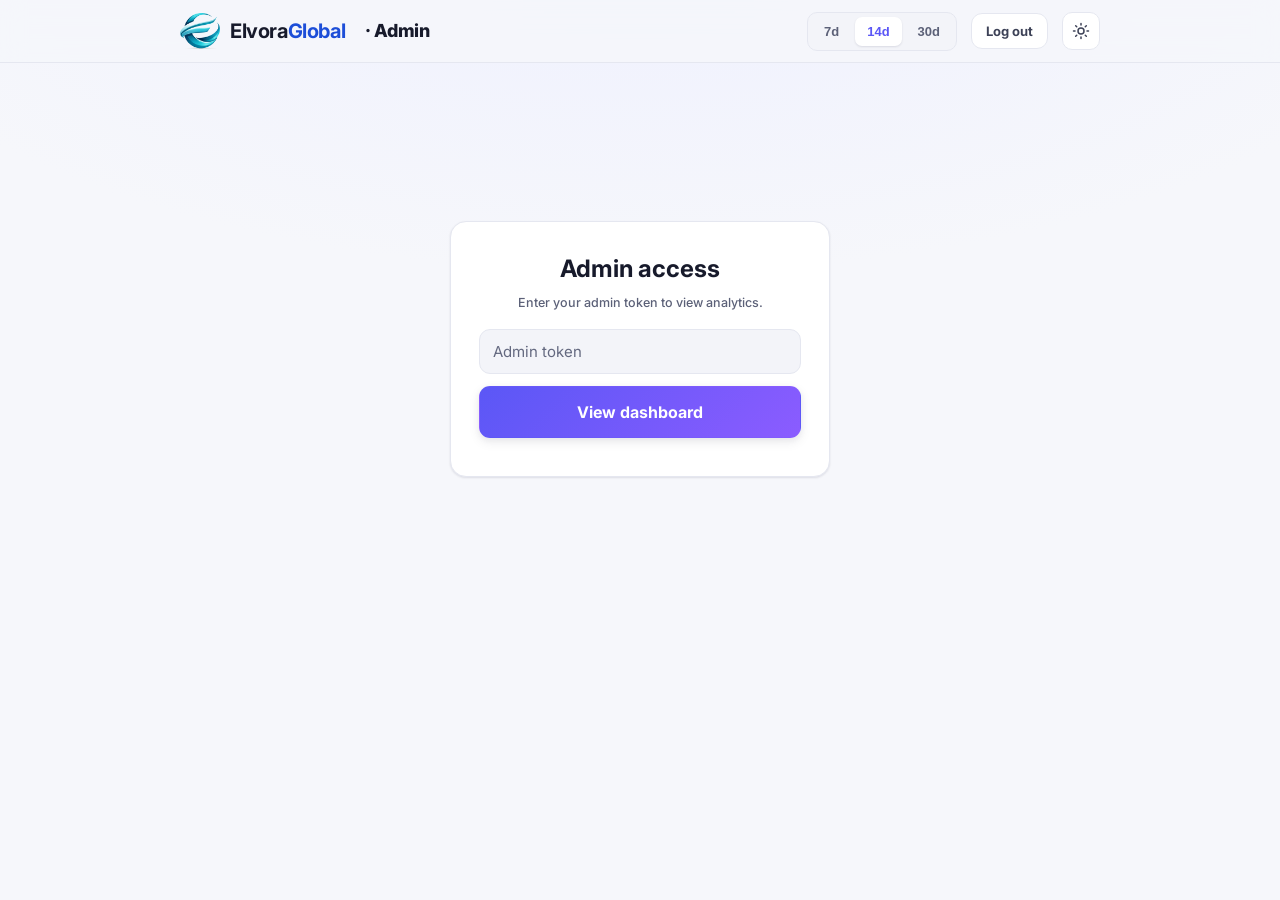
<file: web/admin.html>
<!doctype html>
<html lang="en">
<head>
<meta charset="utf-8" />
<meta name="viewport" content="width=device-width, initial-scale=1" />
<meta name="robots" content="noindex, nofollow" />
<title>AllotCheck — Admin</title>
<link rel="icon" href="data:image/svg+xml,%3Csvg xmlns='http://www.w3.org/2000/svg' viewBox='0 0 24 24'%3E%3Cpath fill='%235b57f6' d='M4 4h16v16H4z'/%3E%3C/svg%3E" />
<link rel="preconnect" href="https://fonts.googleapis.com">
<link href="https://fonts.googleapis.com/css2?family=Inter:wght@400;500;600;700;800&display=swap" rel="stylesheet">
<link rel="stylesheet" href="assets/styles.css" />
<style>
  .admin-head{display:flex; align-items:center; gap:14px; height:62px}
  .admin-head .title{font-weight:800; font-size:18px; letter-spacing:-.02em}
  .admin-head .title span{color:var(--brand)}
  .kpis{display:grid; grid-template-columns:repeat(4,1fr); gap:14px; margin-bottom:18px}
  .kpi{background:var(--surface); border:1px solid var(--border); border-radius:var(--radius-sm); padding:16px 18px; box-shadow:var(--shadow-sm)}
  .kpi .n{font-size:28px; font-weight:820; letter-spacing:-.02em; line-height:1}
  .kpi .l{font-size:12px; color:var(--muted); font-weight:600; margin-top:6px; text-transform:uppercase; letter-spacing:.04em}
  .kpi .sub{font-size:12px; color:var(--faint); margin-top:3px}
  .grid2{display:grid; grid-template-columns:1.4fr 1fr; gap:16px}
  .panel{background:var(--surface); border:1px solid var(--border); border-radius:var(--radius); padding:18px; box-shadow:var(--shadow-sm); margin-bottom:16px}
  .panel h3{margin:0 0 14px; font-size:14px; font-weight:750}
  .bars{display:flex; align-items:flex-end; gap:5px; height:150px; padding-top:8px}
  .bars .col{flex:1; display:flex; flex-direction:column; justify-content:flex-end; align-items:center; gap:5px; min-width:0}
  .bars .bar{width:70%; max-width:26px; background:linear-gradient(180deg,var(--brand),var(--brand-2)); border-radius:5px 5px 2px 2px; min-height:2px; transition:.2s}
  .bars .bar.pv{background:var(--surface-3)}
  .bars .lbl{font-size:9.5px; color:var(--faint); white-space:nowrap; transform:rotate(-45deg); transform-origin:center; height:20px}
  .rowbar{display:flex; align-items:center; gap:10px; padding:7px 0; font-size:13.5px}
  .rowbar .k{width:130px; flex:0 0 auto; display:flex; align-items:center; gap:7px; color:var(--text-2); font-weight:600; overflow:hidden; text-overflow:ellipsis; white-space:nowrap}
  .rowbar .track{flex:1; height:9px; background:var(--surface-2); border-radius:6px; overflow:hidden}
  .rowbar .fill{height:100%; background:linear-gradient(90deg,var(--brand),var(--brand-2)); border-radius:6px}
  .rowbar .v{width:52px; text-align:right; font-variant-numeric:tabular-nums; color:var(--muted); font-weight:600}
  table.reg{width:100%; border-collapse:collapse; font-size:13.5px}
  table.reg th,table.reg td{text-align:left; padding:9px 8px; border-bottom:1px solid var(--border)}
  table.reg th{font-size:11px; text-transform:uppercase; letter-spacing:.04em; color:var(--muted)}
  table.reg td.num{text-align:right; font-variant-numeric:tabular-nums}
  .health{display:inline-flex; align-items:center; gap:6px; font-weight:700; padding:2px 9px; border-radius:20px; font-size:12px}
  .health.good{background:var(--ok-bg); color:var(--ok-ink)}
  .health.warn{background:var(--warn-bg); color:var(--warn)}
  .health.bad{background:var(--danger-bg); color:var(--danger-ink)}
  .login{max-width:380px; margin:12vh auto 0; text-align:center}
  .login .card{padding:28px}
  .seg-days{display:inline-flex; gap:4px; background:var(--surface-2); border:1px solid var(--border); border-radius:10px; padding:4px}
  .seg-days button{border:0; background:transparent; color:var(--muted); font-weight:700; font-size:13px; padding:7px 12px; border-radius:7px; cursor:pointer}
  .seg-days button.active{background:var(--surface); color:var(--brand); box-shadow:var(--shadow-sm)}
  .muted-note{font-size:12px; color:var(--faint); margin-top:10px}
  @media (max-width:760px){ .kpis{grid-template-columns:repeat(2,1fr)} .grid2{grid-template-columns:1fr} }
</style>
</head>
<body>
<header class="site-header">
  <div class="container admin-head">
    <a class="brand" href="/"><img class="brand-logo" src="assets/elvora-logo.png" alt="Elvora Global" /><span class="brand-word">Elvora<span class="g">Global</span></span></a>
    <span class="title" style="margin-left:6px">· Admin</span>
    <span class="spacer" style="flex:1"></span>
    <div class="seg-days" id="rangeSel" hidden>
      <button data-d="7">7d</button><button data-d="14" class="active">14d</button><button data-d="30">30d</button>
    </div>
    <button id="logout" class="btn btn-ghost" hidden>Log out</button>
    <button id="themeBtn" class="icon-btn" title="Toggle theme" aria-label="Toggle theme">
      <svg id="themeIcon" viewBox="0 0 24 24" fill="none" stroke="currentColor" stroke-width="2" stroke-linecap="round" stroke-linejoin="round"><circle cx="12" cy="12" r="4"/><path d="M12 2v2M12 20v2M4.9 4.9l1.4 1.4M17.7 17.7l1.4 1.4M2 12h2M20 12h2M4.9 19.1l1.4-1.4M17.7 6.3l1.4-1.4"/></svg>
    </button>
  </div>
</header>

<main><div class="container" style="padding-top:24px">

  <!-- login -->
  <div class="login" id="login">
    <div class="card">
      <h2 style="margin:0 0 6px">Admin access</h2>
      <p class="state-note" style="margin:0 0 16px">Enter your admin token to view analytics.</p>
      <input id="tokenInput" class="input" type="password" placeholder="Admin token" />
      <button id="loginBtn" class="btn btn-primary big" style="margin-top:12px">View dashboard</button>
      <div id="loginErr" class="muted-note" style="color:var(--danger)"></div>
    </div>
  </div>

  <!-- dashboard -->
  <div id="dash" hidden>
    <div class="kpis" id="kpis"></div>
    <div class="panel">
      <h3>Traffic — last <span id="rangeLbl">14</span> days <span style="font-weight:400;color:var(--faint)">(■ unique visitors · ▨ page views)</span></h3>
      <div class="bars" id="trend"></div>
    </div>
    <div class="grid2">
      <div class="panel">
        <h3>Registrar health</h3>
        <table class="reg" id="regTbl"><thead><tr><th>Registrar</th><th class="num">Checks</th><th class="num">Allotted</th><th class="num">Busy/Err</th><th>Health</th></tr></thead><tbody></tbody></table>
        <div class="muted-note">“Busy/Err” rising = a registrar may be rate-limiting or blocking us.</div>
      </div>
      <div class="panel">
        <h3>Devices</h3>
        <div id="devices"></div>
      </div>
    </div>
    <div class="grid2">
      <div class="panel"><h3>Top locations</h3><div id="countries"></div></div>
      <div class="panel"><h3>Most-checked IPOs</h3><div id="ipos"></div></div>
    </div>
    <div class="muted-note">Privacy: only anonymous aggregate counts are stored. No PAN, name, or personal data is ever logged.</div>
  </div>

</div></main>

<script src="assets/config.js"></script>
<script src="assets/admin.js"></script>
</body>
</html>
</file>
<file: web/assets/styles.css>
/* ============================================================
   AllotCheck — design system
   Light-first tokens on :root; dark overrides below.
   ============================================================ */
:root{
  --brand:#5b57f6; --brand-2:#8b5cff; --brand-ink:#ffffff;
  --brand-soft:#ecebff; --brand-ring:rgba(91,87,246,.35);
  --elvora-blue:#1d4ed8;

  --bg:#f6f7fb; --bg-grad-1:#eef0ff; --bg-grad-2:#f6f7fb;
  --surface:#ffffff; --surface-2:#f3f4f9; --surface-3:#eceef5;
  --border:#e5e7f0; --border-strong:#d4d8e6;
  --text:#171a2b; --text-2:#3d4257; --muted:#5c6178; --faint:#63687f;

  --ok:#0f9d63; --ok-bg:#e7f7ef; --ok-ink:#0b7a4c;
  --no:#6b7089; --no-bg:#eef0f5;
  --warn:#c07d00; --warn-bg:#fdf3e0;
  --danger:#e03e4a; --danger-bg:#fdecee; --danger-ink:#b3202c;

  --shadow-sm:0 1px 2px rgba(20,24,50,.06), 0 1px 3px rgba(20,24,50,.05);
  --shadow-md:0 4px 12px rgba(20,24,50,.08), 0 2px 6px rgba(20,24,50,.05);
  --shadow-lg:0 18px 45px -12px rgba(38,33,120,.28);
  --radius:16px; --radius-sm:11px; --radius-pill:999px;
  --maxw:960px;
  --font:'Inter',system-ui,-apple-system,Segoe UI,Roboto,Helvetica,Arial,sans-serif;
  --mono:'SFMono-Regular',ui-monospace,Menlo,Consolas,monospace;
}
:root[data-theme="dark"], .dark-auto{
  --brand:#8b87ff; --brand-2:#a97cff; --brand-ink:#0b0d18;
  --brand-soft:#211f3d; --brand-ring:rgba(139,135,255,.35);
  --elvora-blue:#6ea0ff;

  --bg:#0a0c15; --bg-grad-1:#12122a; --bg-grad-2:#0a0c15;
  --surface:#12141f; --surface-2:#171a28; --surface-3:#1d2130;
  --border:#242838; --border-strong:#2e3346;
  --text:#eef0fa; --text-2:#c3c8dc; --muted:#a2a8c4; --faint:#828aa8;

  --ok:#34d399; --ok-bg:#0f2a20; --ok-ink:#5fe3a5;
  --no:#9298b4; --no-bg:#1b1f2d;
  --warn:#e6a53a; --warn-bg:#2a2210;
  --danger:#ff6b73; --danger-bg:#2c1417; --danger-ink:#ff9ba1;

  --shadow-sm:0 1px 2px rgba(0,0,0,.4);
  --shadow-md:0 6px 18px rgba(0,0,0,.45);
  --shadow-lg:0 22px 50px -14px rgba(0,0,0,.7);
}
@media (prefers-color-scheme: dark){
  :root:not([data-theme="light"]){
    --brand:#8b87ff; --brand-2:#a97cff; --brand-ink:#0b0d18;
    --brand-soft:#211f3d; --brand-ring:rgba(139,135,255,.35);
    --bg:#0a0c15; --bg-grad-1:#12122a; --bg-grad-2:#0a0c15;
    --surface:#12141f; --surface-2:#171a28; --surface-3:#1d2130;
    --border:#242838; --border-strong:#2e3346;
    --text:#eef0fa; --text-2:#c3c8dc; --muted:#a2a8c4; --faint:#828aa8;
    --ok:#34d399; --ok-bg:#0f2a20; --ok-ink:#5fe3a5;
    --no:#9298b4; --no-bg:#1b1f2d;
    --warn:#e6a53a; --warn-bg:#2a2210;
    --danger:#ff6b73; --danger-bg:#2c1417; --danger-ink:#ff9ba1;
    --shadow-sm:0 1px 2px rgba(0,0,0,.4);
    --shadow-md:0 6px 18px rgba(0,0,0,.45);
    --shadow-lg:0 22px 50px -14px rgba(0,0,0,.7);
  }
}

*{box-sizing:border-box}
html{scroll-behavior:smooth}
body{
  margin:0; font-family:var(--font); color:var(--text); background:var(--bg);
  background-image:radial-gradient(1200px 520px at 50% -10%, var(--bg-grad-1), var(--bg-grad-2) 70%);
  background-attachment:fixed; line-height:1.55;
  -webkit-font-smoothing:antialiased; text-rendering:optimizeLegibility;
}
a{color:var(--brand); text-decoration:none}
::selection{background:var(--brand-ring)}

/* ---------- layout ---------- */
.container{max-width:var(--maxw); margin:0 auto; padding:0 20px}
.site-header{position:sticky; top:0; z-index:30; backdrop-filter:saturate(1.4) blur(12px);
  background:color-mix(in srgb, var(--bg) 82%, transparent); border-bottom:1px solid var(--border)}
.site-header .container{display:flex; align-items:center; gap:14px; height:62px}
.brand{display:flex; align-items:center; gap:10px; text-decoration:none; color:inherit}
.brand-logo{width:40px; height:40px; object-fit:contain; flex:0 0 auto; display:block}
.brand-word{font-size:20px; font-weight:700; letter-spacing:-.02em; line-height:1; color:var(--text)}
.brand-word .g{color:var(--elvora-blue)}
.spacer{flex:1}
.header-link{color:var(--muted); font-weight:600; font-size:14px; padding:8px 10px; border-radius:9px}
.header-link:hover{color:var(--text); background:var(--surface-2)}
.icon-btn{width:38px; height:38px; border-radius:10px; border:1px solid var(--border); background:var(--surface);
  color:var(--text-2); display:grid; place-items:center; cursor:pointer; transition:.15s}
.icon-btn:hover{background:var(--surface-2); border-color:var(--border-strong)}
.icon-btn svg{width:18px; height:18px}

/* ---------- hero ---------- */
.hero{padding:44px 0 8px; text-align:center}
.eyebrow{display:inline-flex; align-items:center; gap:8px; font-size:12.5px; font-weight:700; letter-spacing:.02em;
  color:var(--brand); background:var(--brand-soft); border:1px solid color-mix(in srgb,var(--brand) 25%, transparent);
  padding:6px 13px; border-radius:var(--radius-pill)}
.eyebrow .dot{width:7px; height:7px; border-radius:50%; background:var(--ok); box-shadow:0 0 0 4px color-mix(in srgb,var(--ok) 22%, transparent)}
.hero h1{font-size:clamp(30px,5vw,46px); line-height:1.08; letter-spacing:-.03em; margin:20px 0 12px; font-weight:850}
.hero h1 .grad{background:linear-gradient(120deg,var(--brand),var(--brand-2)); -webkit-background-clip:text; background-clip:text; color:transparent}
.hero p{max-width:600px; margin:0 auto; color:var(--muted); font-size:17px}

/* ---------- cards ---------- */
main{padding:26px 0 70px}
.card{background:var(--surface); border:1px solid var(--border); border-radius:var(--radius);
  box-shadow:var(--shadow-sm); padding:22px; margin-bottom:18px}
.card.raised{box-shadow:var(--shadow-lg)}
.step-head{display:flex; align-items:center; gap:11px; margin-bottom:16px}
.step-num{width:26px; height:26px; border-radius:8px; background:var(--brand-soft); color:var(--brand);
  font-weight:800; font-size:13px; display:grid; place-items:center; flex:0 0 auto}
.step-head h2{font-size:15px; font-weight:750; margin:0; letter-spacing:-.01em}
.step-head .sub{color:var(--faint); font-size:13px; font-weight:500; margin-left:auto}

/* ---------- segmented registrar switch ---------- */
.segmented{display:flex; gap:6px; background:var(--surface-2); border:1px solid var(--border);
  border-radius:14px; padding:6px; flex-wrap:wrap}
.segmented button{flex:1 1 150px; border:0; background:transparent; color:var(--text-2); font-family:inherit;
  font-weight:700; font-size:14px; padding:11px 12px; border-radius:10px; cursor:pointer; transition:.16s;
  display:flex; flex-direction:column; align-items:flex-start; gap:2px; text-align:left; min-width:0}
.segmented button .r-note{font-weight:500; font-size:11.5px; color:var(--faint); white-space:nowrap; overflow:hidden; text-overflow:ellipsis; max-width:100%}
.segmented button.active{background:var(--surface); color:var(--brand); box-shadow:var(--shadow-sm)}
.segmented button.active .r-note{color:var(--muted)}

/* ---------- inputs ---------- */
label.field-label{display:block; font-size:13px; font-weight:650; color:var(--text-2); margin-bottom:7px}
.input, select.input, textarea.input{width:100%; font-family:inherit; font-size:15px; color:var(--text);
  background:var(--surface-2); border:1px solid var(--border); border-radius:var(--radius-sm);
  padding:12px 13px; transition:.15s; outline:none}
.input:focus, select.input:focus, textarea.input:focus{border-color:var(--brand); background:var(--surface);
  box-shadow:0 0 0 4px var(--brand-ring)}
.input::placeholder{color:var(--faint)}
select.input{appearance:none; background-image:url("data:image/svg+xml,%3Csvg xmlns='http://www.w3.org/2000/svg' width='16' height='16' viewBox='0 0 24 24' fill='none' stroke='%236b7089' stroke-width='2.4' stroke-linecap='round'%3E%3Cpath d='M6 9l6 6 6-6'/%3E%3C/svg%3E"); background-repeat:no-repeat; background-position:right 12px center; padding-right:38px; cursor:pointer}
textarea.input{min-height:86px; resize:vertical; font-family:var(--mono); letter-spacing:.4px}
.hint{font-size:12.5px; color:var(--faint); margin-top:8px}
.state-note{font-size:12.5px; color:var(--muted); font-weight:500}

/* ---------- buttons ---------- */
.btn{font-family:inherit; font-weight:700; font-size:14.5px; border-radius:var(--radius-sm); cursor:pointer;
  border:1px solid transparent; padding:12px 18px; display:inline-flex; align-items:center; gap:8px; transition:.15s; white-space:nowrap}
.btn svg{width:17px; height:17px}
.btn-primary{background:linear-gradient(135deg,var(--brand),var(--brand-2)); color:var(--brand-ink); box-shadow:var(--shadow-md)}
.btn-primary:hover{filter:brightness(1.05); transform:translateY(-1px)}
.btn-primary:active{transform:translateY(0)}
.btn-primary:disabled{opacity:.55; cursor:not-allowed; transform:none; filter:none}
.btn-primary.big{font-size:16px; padding:15px 26px; width:100%; justify-content:center}
.btn-ghost{background:var(--surface); border-color:var(--border); color:var(--text-2); font-size:13px; padding:9px 14px}
.btn-ghost:hover{background:var(--surface-2); border-color:var(--border-strong); color:var(--text)}
.toolbar{display:flex; gap:9px; align-items:center; flex-wrap:wrap}

/* ---------- saved PAN people list ---------- */
.people{display:flex; flex-direction:column; gap:8px; margin-bottom:14px}
.people:empty{display:none}
.empty{padding:22px; text-align:center; color:var(--muted); border:1px dashed var(--border-strong);
  border-radius:var(--radius-sm); background:var(--surface-2); margin-bottom:14px; font-size:13.5px}
.person{display:flex; align-items:center; gap:12px; background:var(--surface-2); border:1px solid var(--border);
  border-radius:var(--radius-sm); padding:10px 13px; transition:.15s}
.person:hover{border-color:var(--border-strong)}
.person .chk{width:19px; height:19px; accent-color:var(--brand); flex:0 0 auto; cursor:pointer}
.avatar{width:34px; height:34px; border-radius:10px; flex:0 0 auto; display:grid; place-items:center;
  font-weight:800; font-size:13px; color:#fff; letter-spacing:.02em}
.person .who{min-width:0; flex:1}
.person .nm{font-weight:650; font-size:14px; overflow:hidden; text-overflow:ellipsis; white-space:nowrap}
.person .nm.none{color:var(--faint); font-weight:500}
.person .pn{font-family:var(--mono); font-size:12.5px; color:var(--muted); letter-spacing:.4px}
.person .del{background:transparent; border:0; color:var(--faint); cursor:pointer; padding:6px; border-radius:8px; display:grid; place-items:center}
.person .del:hover{color:var(--danger); background:var(--danger-bg)}
.person .del svg{width:16px; height:16px}
.add-row{display:flex; gap:9px; flex-wrap:wrap}
.add-row .input{flex:1 1 150px; min-width:0}
.selrow{display:flex; align-items:center; gap:10px; margin-top:12px; flex-wrap:wrap}
.check-inline{display:inline-flex; align-items:center; gap:8px; font-size:13px; color:var(--muted); cursor:pointer; user-select:none}
.check-inline input{width:16px; height:16px; accent-color:var(--brand)}

/* ---------- results ---------- */
.stats{display:grid; grid-template-columns:repeat(3,1fr); gap:12px; margin-bottom:18px}
.stat{background:var(--surface-2); border:1px solid var(--border); border-radius:var(--radius-sm); padding:14px 16px}
.stat .n{font-size:26px; font-weight:820; letter-spacing:-.02em; line-height:1}
.stat .l{font-size:12px; color:var(--muted); font-weight:600; margin-top:5px; text-transform:uppercase; letter-spacing:.04em}
.stat.ok .n{color:var(--ok)} .stat.err .n{color:var(--danger)}
.result-meta{font-size:13px; color:var(--muted); margin-bottom:8px}
.result-meta b{color:var(--text)}
.tbl-wrap{overflow-x:auto; border:1px solid var(--border); border-radius:var(--radius-sm)}
table{width:100%; border-collapse:collapse; font-size:14px; min-width:640px}
thead th{text-align:left; font-size:11px; text-transform:uppercase; letter-spacing:.05em; color:var(--muted);
  font-weight:700; padding:11px 14px; background:var(--surface-2); border-bottom:1px solid var(--border); white-space:nowrap}
tbody td{padding:12px 14px; border-bottom:1px solid var(--border); vertical-align:middle}
tbody tr:last-child td{border-bottom:0}
tbody tr:hover{background:var(--surface-2)}
td.mono{font-family:var(--mono); font-size:13px; color:var(--text-2)}
td.num{font-variant-numeric:tabular-nums}
td .big{font-weight:750}
.pill{display:inline-flex; align-items:center; gap:6px; padding:4px 11px; border-radius:var(--radius-pill);
  font-size:12px; font-weight:700; white-space:nowrap}
.pill.ok{background:var(--ok-bg); color:var(--ok-ink)}
.pill.no{background:var(--no-bg); color:var(--no)}
.pill.err{background:var(--danger-bg); color:var(--danger-ink)}
.pill.wait{background:var(--warn-bg); color:var(--warn)}
.pill .spin{width:11px; height:11px; border:2px solid currentColor; border-right-color:transparent; border-radius:50%; animation:spin .7s linear infinite}
@keyframes spin{to{transform:rotate(360deg)}}
.result-actions{display:flex; gap:9px; margin-top:14px; flex-wrap:wrap}

/* skeleton */
.skel{background:linear-gradient(90deg,var(--surface-2),var(--surface-3),var(--surface-2)); background-size:200% 100%;
  animation:sh 1.2s ease-in-out infinite; border-radius:6px; height:12px}
@keyframes sh{to{background-position:-200% 0}}

/* ---------- footer (branded) ---------- */
.site-footer{border-top:1px solid var(--border); margin-top:20px; background:var(--surface); color:var(--muted); font-size:13.5px}
.footer-grid{display:grid; grid-template-columns:1.6fr 1fr 1.1fr; gap:34px; padding:38px 20px 26px}
.f-brand .f-logo{display:flex; align-items:center; gap:11px; margin-bottom:14px}
.f-brand .f-logo img{width:40px; height:40px; object-fit:contain}
.f-name{display:flex; flex-direction:column; line-height:1.15}
.f-name strong{font-size:17px; color:var(--text); letter-spacing:-.01em; font-weight:800}
.f-name span{font-size:11px; text-transform:uppercase; letter-spacing:.08em; color:var(--faint); font-weight:600}
.f-blurb{margin:0 0 15px; line-height:1.6; max-width:420px}
.f-social{display:inline-flex; align-items:center; gap:8px; font-weight:600; color:var(--text-2);
  border:1px solid var(--border); background:var(--surface-2); padding:8px 13px; border-radius:var(--radius-pill)}
.f-social:hover{border-color:var(--border-strong); color:var(--text)}
.f-social svg{width:16px; height:16px}
.f-col h4{font-size:12px; text-transform:uppercase; letter-spacing:.06em; color:var(--faint); margin:0 0 14px; font-weight:700}
.f-col a, .f-col .f-addr{display:flex; align-items:center; gap:10px; color:var(--text-2); font-weight:500; padding:6px 0; line-height:1.4}
.f-col a:hover{color:var(--brand)}
.f-col a svg, .f-col .f-addr svg{width:16px; height:16px; flex:0 0 auto; color:var(--muted)}
.f-col a:hover svg{color:var(--brand)}
.f-cta p{margin:0 0 14px; line-height:1.55; color:var(--muted)}
.f-cta .btn{display:inline-flex}
.f-legal{display:flex; gap:16px; flex-wrap:wrap; align-items:center; justify-content:space-between;
  padding:18px 20px; border-top:1px solid var(--border)}
.f-legal .disclaimer{max-width:600px; line-height:1.55; font-size:12px; color:var(--faint); margin:0}
.f-legal-meta{display:flex; gap:14px; flex-wrap:wrap; font-size:11.5px; color:var(--faint); font-variant-numeric:tabular-nums}
.f-legal-meta span{white-space:nowrap}
@media (max-width:760px){
  .footer-grid{grid-template-columns:1fr; gap:26px; padding:28px 16px 20px}
  .f-legal{padding:16px}
}

/* ---------- toasts ---------- */
#toasts{position:fixed; bottom:20px; left:50%; transform:translateX(-50%); z-index:60; display:flex; flex-direction:column; gap:9px; align-items:center; pointer-events:none}
.toast{pointer-events:auto; background:var(--surface); border:1px solid var(--border-strong); box-shadow:var(--shadow-lg);
  border-radius:12px; padding:11px 15px; font-size:13.5px; font-weight:600; display:flex; align-items:center; gap:10px;
  animation:toast-in .25s ease; max-width:90vw}
.toast.ok{border-left:3px solid var(--ok)} .toast.err{border-left:3px solid var(--danger)} .toast.info{border-left:3px solid var(--brand)}
@keyframes toast-in{from{opacity:0; transform:translateY(8px)}}

/* ---------- responsive ---------- */
@media (max-width:640px){
  .hero{padding:30px 0 4px}
  .card{padding:17px}
  .stats{grid-template-columns:repeat(3,1fr); gap:8px}
  .stat{padding:11px}
  .stat .n{font-size:21px}
  .hide-sm{display:none !important}
  .step-head .sub{display:none}
}

/* ============================================================
   Enhancements (world-class pass)
   ============================================================ */

/* keyboard focus — visible & consistent */
a:focus-visible, button:focus-visible, input:focus-visible,
select:focus-visible, textarea:focus-visible, [tabindex]:focus-visible,
.combo-opt:focus-visible{
  outline:2px solid var(--brand); outline-offset:2px; border-radius:8px;
}
.btn:focus-visible{outline-offset:3px}

/* searchable IPO combobox */
.combo{position:relative}
.combo-input-wrap{position:relative}
.combo-input-wrap .chev{position:absolute; right:12px; top:50%; transform:translateY(-50%); pointer-events:none; color:var(--muted); transition:.15s}
.combo[data-open="true"] .chev{transform:translateY(-50%) rotate(180deg)}
.combo .input{padding-right:38px}
.combo-panel{position:absolute; z-index:25; left:0; right:0; top:calc(100% + 6px);
  background:var(--surface); border:1px solid var(--border-strong); border-radius:12px;
  box-shadow:var(--shadow-lg); max-height:320px; overflow-y:auto; padding:6px}
.combo-panel[hidden]{display:none}
.combo-opt{padding:10px 12px; border-radius:9px; cursor:pointer; font-size:14.5px; display:flex; align-items:center; gap:10px; scroll-margin:6px}
.combo-opt small{color:var(--faint); font-weight:600; font-size:11px; text-transform:uppercase; letter-spacing:.03em; margin-left:auto}
.combo-opt:hover, .combo-opt.active{background:var(--surface-2)}
.combo-opt.active{box-shadow:inset 0 0 0 1px var(--border-strong)}
.combo-opt mark{background:transparent; color:var(--brand); font-weight:800}
.combo-empty{padding:14px 12px; color:var(--muted); font-size:13.5px}
.combo-selected{display:inline-flex; align-items:center; gap:7px; margin-top:9px; font-size:13px; color:var(--muted)}
.combo-selected b{color:var(--text)}
.combo-selected .tick{color:var(--ok)}

/* trust badge near input */
.trust{display:flex; align-items:center; gap:9px; background:var(--ok-bg); border:1px solid color-mix(in srgb,var(--ok) 22%, transparent);
  color:var(--ok-ink); border-radius:11px; padding:10px 13px; font-size:12.5px; font-weight:600; margin-top:14px}
.trust svg{width:16px; height:16px; flex:0 0 auto}

/* how-it-works 3-up */
.how-grid{display:grid; grid-template-columns:repeat(3,1fr); gap:14px}
.how-item{background:var(--surface-2); border:1px solid var(--border); border-radius:var(--radius-sm); padding:16px}
.how-item .ic{width:36px; height:36px; border-radius:10px; background:var(--brand-soft); color:var(--brand); display:grid; place-items:center; margin-bottom:10px}
.how-item .ic svg{width:19px; height:19px}
.how-item h3{font-size:14px; margin:0 0 4px; font-weight:750}
.how-item p{font-size:13px; color:var(--muted); margin:0; line-height:1.5}
@media (max-width:640px){ .how-grid{grid-template-columns:1fr} }

/* result row highlight for allotments */
tbody tr.hit{background:color-mix(in srgb,var(--ok) 8%, transparent)}
tbody tr.hit td:first-child{box-shadow:inset 3px 0 0 var(--ok)}
tbody tr.hit:hover{background:color-mix(in srgb,var(--ok) 13%, transparent)}

/* results toolbar (filter) */
.res-toolbar{display:flex; align-items:center; gap:10px; margin-bottom:12px; flex-wrap:wrap}
.chip-toggle{display:inline-flex; align-items:center; gap:8px; cursor:pointer; user-select:none;
  background:var(--surface-2); border:1px solid var(--border); border-radius:var(--radius-pill);
  padding:7px 13px; font-size:13px; font-weight:600; color:var(--text-2)}
.chip-toggle input{width:15px; height:15px; accent-color:var(--brand)}
.chip-toggle:has(input:checked){background:var(--brand-soft); border-color:color-mix(in srgb,var(--brand) 30%, transparent); color:var(--brand)}

/* progress bar on CTA */
.progress{height:6px; border-radius:6px; background:var(--surface-3); overflow:hidden; margin-top:12px; display:none}
.progress.on{display:block}
.progress .bar{height:100%; width:0; background:linear-gradient(90deg,var(--brand),var(--brand-2)); transition:width .25s ease}

/* skeleton rows for combobox loading */
.combo-skel{padding:6px}
.combo-skel .skel{margin:8px 6px}

/* mobile: turn results table into cards */
@media (max-width:600px){
  #tbl{min-width:0}
  #tbl thead{position:absolute; width:1px; height:1px; overflow:hidden; clip:rect(0 0 0 0)}
  #tbl, #tbl tbody, #tbl tr, #tbl td{display:block; width:100%}
  #tbl tr{border:1px solid var(--border); border-radius:12px; margin-bottom:10px; padding:6px 4px; background:var(--surface)}
  #tbl tr.hit{background:color-mix(in srgb,var(--ok) 8%, transparent)}
  #tbl td{border:0; padding:6px 12px; display:flex; justify-content:space-between; align-items:center; gap:12px; text-align:right}
  #tbl td::before{content:attr(data-label); color:var(--muted); font-size:11px; font-weight:700; text-transform:uppercase; letter-spacing:.04em; text-align:left}
  #tbl td:first-child{display:none}
  #tbl td[data-label="Status"]{border-bottom:1px dashed var(--border); padding-bottom:9px; margin-bottom:2px}
  .tbl-wrap{border:0; overflow:visible}
  /* sticky CTA */
  .run-card{position:sticky; bottom:0; z-index:20; margin-left:-16px; margin-right:-16px; border-radius:16px 16px 0 0;
    box-shadow:0 -8px 24px -12px rgba(0,0,0,.35); border-bottom:0}
}

/* ============================================================
   Phase 1 — IPO Intelligence pages (dashboard + IPO detail).
   Additive only; reuses the tokens above.
   ============================================================ */
.topnav{display:flex; gap:4px; align-items:center}
.nav-link{padding:7px 12px; border-radius:9px; font-weight:650; font-size:14px; color:var(--muted); text-decoration:none}
.nav-link:hover{color:var(--text); background:var(--surface-2)}
.nav-link.active{color:var(--brand); background:var(--brand-soft)}

.page-head{margin:26px 0 6px}
.page-head h1{font-size:clamp(24px,4vw,34px); letter-spacing:-.03em; margin:0 0 6px}
.page-head p{color:var(--muted); margin:0; max-width:60ch}

.ov-grid{display:grid; grid-template-columns:repeat(auto-fill,minmax(180px,1fr)); gap:14px; margin:18px 0}
.ov-card{background:var(--surface); border:1px solid var(--border); border-radius:var(--radius-sm);
  padding:16px 18px; box-shadow:var(--shadow-sm); display:flex; flex-direction:column; gap:3px}
.ov-card .ov-top{display:flex; align-items:center; justify-content:space-between; color:var(--muted)}
.ov-card .ov-ic{width:34px; height:34px; display:grid; place-items:center; border-radius:9px;
  background:var(--brand-soft); color:var(--brand)}
.ov-card .ov-ic svg{width:18px; height:18px}
.ov-card .ov-n{font-size:30px; font-weight:820; letter-spacing:-.02em; line-height:1.1}
.ov-card .ov-l{font-size:12px; color:var(--muted); font-weight:650; text-transform:uppercase; letter-spacing:.04em}
.ov-card .ov-sub{font-size:12px; color:var(--faint)}
.ov-card.awaiting .ov-n{color:var(--faint); font-size:16px; font-weight:700}

.awaiting-tag{display:inline-flex; align-items:center; gap:6px; font-size:12.5px; font-weight:650;
  color:var(--warn); background:var(--warn-bg); padding:3px 10px; border-radius:var(--radius-pill)}
.updated{font-size:12px; color:var(--faint)}
.updated .dot{width:7px;height:7px;border-radius:50%;background:var(--ok);display:inline-block;margin-right:5px;vertical-align:middle}

.dq-strip{display:flex; flex-wrap:wrap; gap:10px; align-items:center; margin:6px 0 2px}
.dq-pill{display:inline-flex; align-items:center; gap:7px; font-size:12.5px; font-weight:650;
  border:1px solid var(--border); border-radius:var(--radius-pill); padding:5px 12px; background:var(--surface)}
.dq-pill b{font-weight:750}
.dq-pill.official{color:var(--ok-ink); border-color:color-mix(in srgb,var(--ok) 35%,var(--border))}
.dq-pill.manual{color:var(--warn)}

.filters{display:flex; flex-wrap:wrap; gap:8px; margin:14px 0}
.fchip{border:1px solid var(--border); background:var(--surface); color:var(--text-2); font-weight:650;
  font-size:13px; padding:7px 13px; border-radius:var(--radius-pill); cursor:pointer}
.fchip:hover{border-color:var(--border-strong)}
.fchip.active{background:var(--brand); color:var(--brand-ink); border-color:var(--brand)}

.ipo-list{display:flex; flex-direction:column; gap:9px}
.ipo-row{display:flex; align-items:center; gap:14px; padding:14px 16px; text-decoration:none; color:inherit;
  background:var(--surface); border:1px solid var(--border); border-radius:var(--radius-sm); box-shadow:var(--shadow-sm)}
.ipo-row:hover{border-color:var(--brand-ring); transform:translateY(-1px); transition:.15s}
.ipo-row .ir-main{flex:1; min-width:0}
.ipo-row .ir-name{font-weight:700; letter-spacing:-.01em; white-space:nowrap; overflow:hidden; text-overflow:ellipsis}
.ipo-row .ir-meta{font-size:12.5px; color:var(--muted); margin-top:2px; display:flex; gap:10px; flex-wrap:wrap}
.ipo-row .chev{color:var(--faint)}

.badge{display:inline-flex; align-items:center; gap:5px; font-size:11.5px; font-weight:700; padding:3px 9px;
  border-radius:var(--radius-pill); text-transform:capitalize}
.badge.running{background:var(--ok-bg); color:var(--ok-ink)}
.badge.upcoming{background:var(--brand-soft); color:var(--brand)}
.badge.closed{background:var(--no-bg); color:var(--no)}
.badge.listed{background:var(--warn-bg); color:var(--warn)}
.badge.unclassified{background:var(--surface-2); color:var(--faint)}

/* IPO detail */
.detail-head{display:flex; flex-wrap:wrap; align-items:center; gap:12px; margin:22px 0 4px}
.detail-head h1{font-size:clamp(22px,3.5vw,30px); letter-spacing:-.03em; margin:0}
.detail-sub{color:var(--muted); display:flex; gap:12px; flex-wrap:wrap; font-size:13.5px; margin-bottom:8px}
.section{margin-top:14px}
.section h2{font-size:15px; font-weight:750; margin:0 0 12px; display:flex; align-items:center; gap:9px}
.kv-grid{display:grid; grid-template-columns:repeat(auto-fill,minmax(150px,1fr)); gap:14px}
.kv{display:flex; flex-direction:column; gap:2px}
.kv .k{font-size:11.5px; color:var(--muted); font-weight:650; text-transform:uppercase; letter-spacing:.03em}
.kv .v{font-size:15px; font-weight:700}
.kv .v.none{color:var(--faint); font-weight:600}
.metric-empty{display:flex; align-items:center; gap:9px; color:var(--faint); font-size:14px;
  background:var(--surface-2); border:1px dashed var(--border-strong); border-radius:var(--radius-sm); padding:14px 16px}
.provenance{font-size:12px; color:var(--faint); margin-top:10px; display:flex; gap:8px; align-items:center; flex-wrap:wrap}
.provenance .src{color:var(--muted); font-weight:650}
.disclaimer-box{font-size:12.5px; color:var(--warn); background:var(--warn-bg); border-radius:var(--radius-sm);
  padding:11px 14px; margin-top:12px; line-height:1.5}
.phase-note{font-size:12.5px; color:var(--faint); font-style:italic}
@media (max-width:560px){ .ov-grid{grid-template-columns:repeat(2,1fr)} }

/* GMP trend (Phase 3) */
.gmp-top{display:flex; align-items:center; justify-content:space-between; gap:18px; flex-wrap:wrap}
.gmp-cur .gmp-n{font-size:30px; font-weight:820; letter-spacing:-.02em; line-height:1.05}
.gmp-cur .gmp-l{font-size:12.5px; color:var(--muted); font-weight:600; margin-top:2px}
svg.spark{width:min(340px,60%); height:60px; flex:1 1 220px}
.gstats{display:grid; grid-template-columns:repeat(auto-fit,minmax(96px,1fr)); gap:12px; margin-top:16px}
.gstat{display:flex; flex-direction:column; gap:2px}
.gstat .gk{font-size:11px; color:var(--muted); font-weight:650; text-transform:uppercase; letter-spacing:.03em}
.gstat .gv{font-size:16px; font-weight:750; font-variant-numeric:tabular-nums}
.gstat .gv.up{color:var(--ok)} .gstat .gv.down{color:var(--danger)}
</file>
